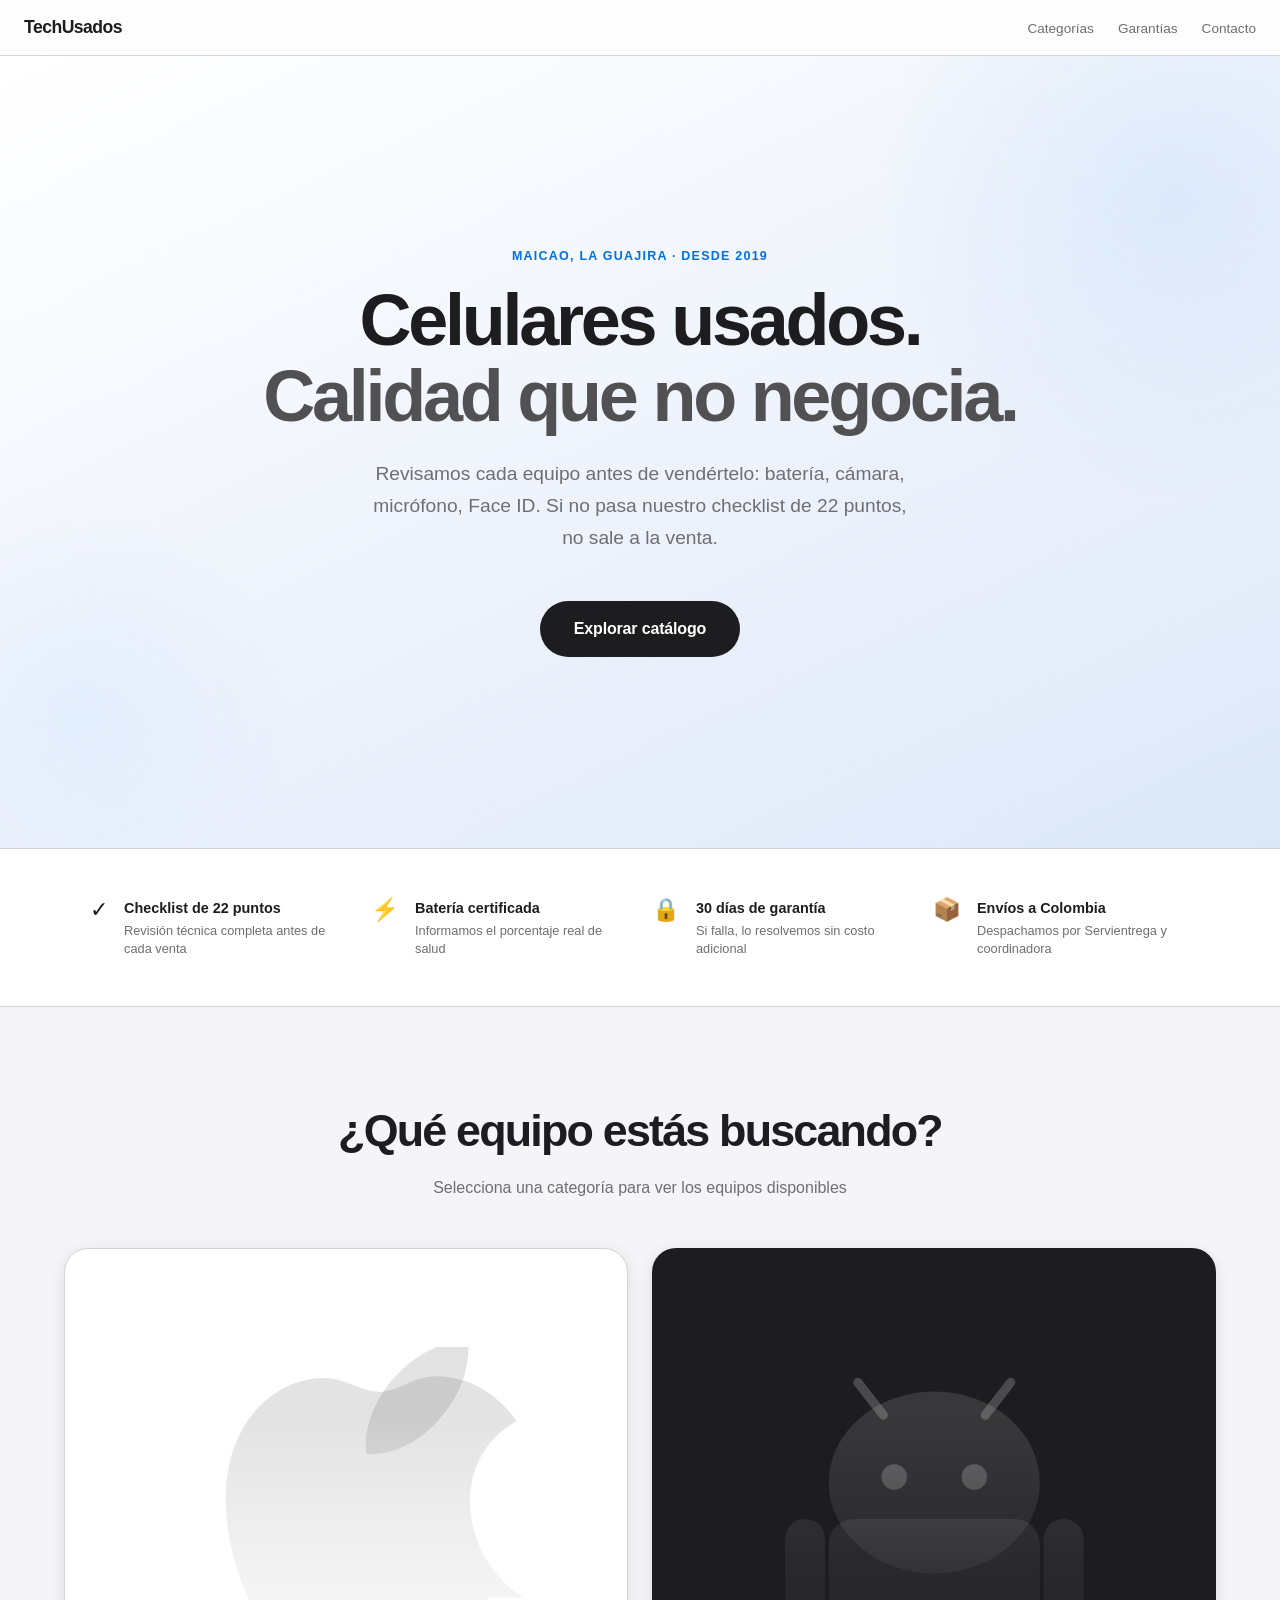
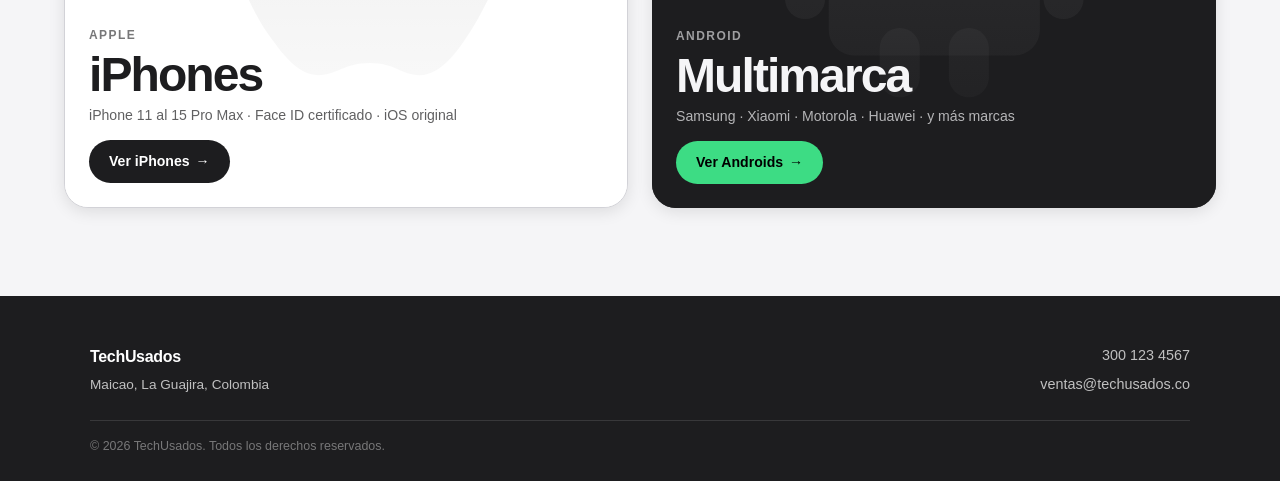
<file: index.html>
<!DOCTYPE html>
<html lang="es">
  <head>
    <meta charset="UTF-8" />
    <meta name="viewport" content="width=device-width, initial-scale=1.0" />
    <title>TechUsados — Celulares certificados en Maicao</title>
    <meta name="description" content="Venta de celulares usados certificados en Maicao, La Guajira. iPhones y Android con garantía incluida." />
    <link rel="stylesheet" href="styles.css" />
  </head>

  <body>

    <!-- ========== HEADER ========== -->
    <header>
      <a href="index.html" class="logo">TechUsados</a>
      <nav aria-label="Navegación principal">
        <ul>
          <li><a href="#categorias">Categorías</a></li>
          <li><a href="#garantias">Garantías</a></li>
          <li><a href="#contacto">Contacto</a></li>
        </ul>
      </nav>
    </header>


    <main>

      <!-- ========== HERO ========== -->
      <section id="hero" aria-labelledby="hero-titulo">
        <div class="hero-contenido">

          <p class="hero-eyebrow">Maicao, La Guajira · Desde 2019</p>

          <h1 id="hero-titulo">
            Celulares usados.<br>
            <em>Calidad que no negocia.</em>
          </h1>

          <p class="hero-subtitulo">
            Revisamos cada equipo antes de vendértelo: batería, cámara, 
            micrófono, Face ID. Si no pasa nuestro checklist de 22 puntos, 
            no sale a la venta.
          </p>

          <a href="#categorias" class="hero-cta">Explorar catálogo</a>
        </div>

        <!-- Decoración geométrica de fondo (solo visual) -->
        <div class="hero-deco" aria-hidden="true">
          <span class="deco-circulo deco-circulo--1"></span>
          <span class="deco-circulo deco-circulo--2"></span>
        </div>
      </section>


      <!-- ========== TRUST STRIP ========== -->
      <section id="garantias" aria-label="Nuestras garantías">
        <ul class="trust-strip">
          <li class="trust-item">
            <span class="trust-icono" aria-hidden="true">✓</span>
            <div>
              <strong>Checklist de 22 puntos</strong>
              <p>Revisión técnica completa antes de cada venta</p>
            </div>
          </li>
          <li class="trust-item">
            <span class="trust-icono" aria-hidden="true">⚡</span>
            <div>
              <strong>Batería certificada</strong>
              <p>Informamos el porcentaje real de salud</p>
            </div>
          </li>
          <li class="trust-item">
            <span class="trust-icono" aria-hidden="true">🔒</span>
            <div>
              <strong>30 días de garantía</strong>
              <p>Si falla, lo resolvemos sin costo adicional</p>
            </div>
          </li>
          <li class="trust-item">
            <span class="trust-icono" aria-hidden="true">📦</span>
            <div>
              <strong>Envíos a Colombia</strong>
              <p>Despachamos por Servientrega y coordinadora</p>
            </div>
          </li>
        </ul>
      </section>


      <!-- ========== CATEGORÍAS ========== -->
      <section id="categorias" aria-labelledby="categorias-titulo">
        <div class="categorias-header">
          <h2 id="categorias-titulo">¿Qué equipo estás buscando?</h2>
          <p>Selecciona una categoría para ver los equipos disponibles</p>
        </div>

        <div class="categorias-grid">

          <!-- Tarjeta Apple -->
          <a href="iphones.html" class="cat-card cat-card--apple" aria-label="Ver catálogo de iPhones Apple">
            <div class="cat-card__fondo" aria-hidden="true">
              <!-- Silueta SVG del logo Apple —puramente decorativa— -->
              <svg class="cat-card__logo-svg" viewBox="0 0 170 210" fill="none" xmlns="http://www.w3.org/2000/svg" aria-hidden="true">
                <path d="M139 42c-10 12-26 21-42 20-2-16 6-33 16-44 11-13 28-22 43-22 1 17-5 33-17 46z" fill="currentColor" opacity="0.12"/>
                <path d="M168 145c-4 8-6 12-11 20-7 11-17 25-29 25-11 0-14-7-29-7s-19 7-30 7c-12 0-21-13-29-24-20-29-35-82-15-118 10-18 28-30 47-30 13 0 22 8 33 8 11 0 18-9 33-9 17 0 34 9 46 26-40 22-33 79 4 102z" fill="currentColor" opacity="0.12"/>
              </svg>
            </div>
            <div class="cat-card__contenido">
              <p class="cat-card__marca">Apple</p>
              <h3 class="cat-card__titulo">iPhones</h3>
              <p class="cat-card__desc">iPhone 11 al 15 Pro Max · Face ID certificado · iOS original</p>
              <span class="cat-card__cta">Ver iPhones <span aria-hidden="true">→</span></span>
            </div>
          </a>

          <!-- Tarjeta Android -->
          <a href="androids.html" class="cat-card cat-card--android" aria-label="Ver catálogo de Android y multimarca">
            <div class="cat-card__fondo" aria-hidden="true">
              <!-- Silueta del robot Android -->
              <svg class="cat-card__logo-svg" viewBox="0 0 200 200" fill="none" xmlns="http://www.w3.org/2000/svg" aria-hidden="true">
                <ellipse cx="100" cy="75" rx="58" ry="50" fill="currentColor" opacity="0.12"/>
                <rect x="42" y="95" width="116" height="75" rx="14" fill="currentColor" opacity="0.12"/>
                <rect x="18" y="95" width="22" height="55" rx="11" fill="currentColor" opacity="0.12"/>
                <rect x="160" y="95" width="22" height="55" rx="11" fill="currentColor" opacity="0.12"/>
                <rect x="70" y="155" width="22" height="38" rx="11" fill="currentColor" opacity="0.12"/>
                <rect x="108" y="155" width="22" height="38" rx="11" fill="currentColor" opacity="0.12"/>
                <circle cx="78" cy="72" r="7" fill="currentColor" opacity="0.25"/>
                <circle cx="122" cy="72" r="7" fill="currentColor" opacity="0.25"/>
                <line x1="72" y1="38" x2="58" y2="20" stroke="currentColor" stroke-width="5" stroke-linecap="round" opacity="0.2"/>
                <line x1="128" y1="38" x2="142" y2="20" stroke="currentColor" stroke-width="5" stroke-linecap="round" opacity="0.2"/>
              </svg>
            </div>
            <div class="cat-card__contenido">
              <p class="cat-card__marca">Android</p>
              <h3 class="cat-card__titulo">Multimarca</h3>
              <p class="cat-card__desc">Samsung · Xiaomi · Motorola · Huawei · y más marcas</p>
              <span class="cat-card__cta">Ver Androids <span aria-hidden="true">→</span></span>
            </div>
          </a>

        </div>
      </section>

    </main>


    <!-- ========== FOOTER ========== -->
    <footer id="contacto">
      <div class="footer-contenido">
        <div class="footer-marca">
          <strong>TechUsados</strong>
          <p>Maicao, La Guajira, Colombia</p>
        </div>
        <address class="footer-contacto">
          <a href="tel:+573001234567">300 123 4567</a>
          <a href="mailto:ventas@techusados.co">ventas@techusados.co</a>
        </address>
      </div>
      <p class="footer-copy">&copy; 2026 TechUsados. Todos los derechos reservados.</p>
    </footer>

    <script src="script.js"></script>
  </body>
</html>
</file>
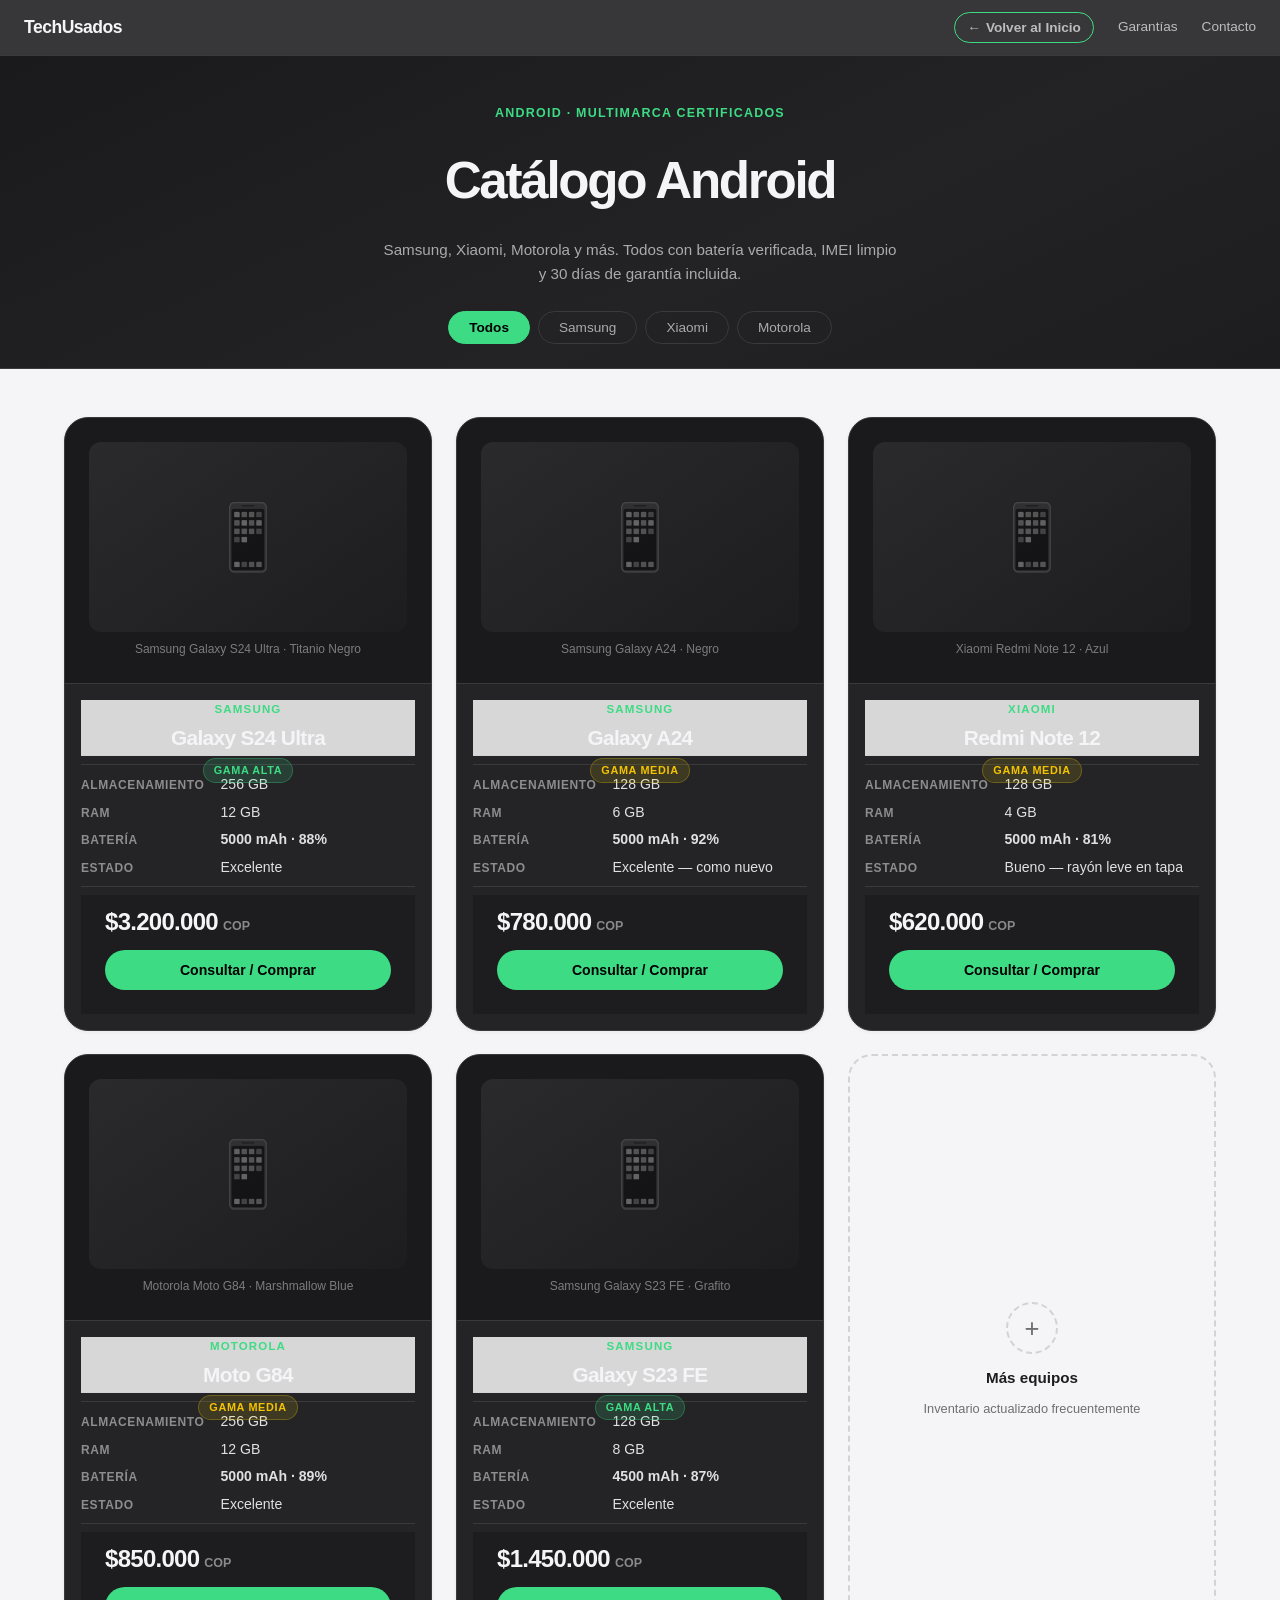
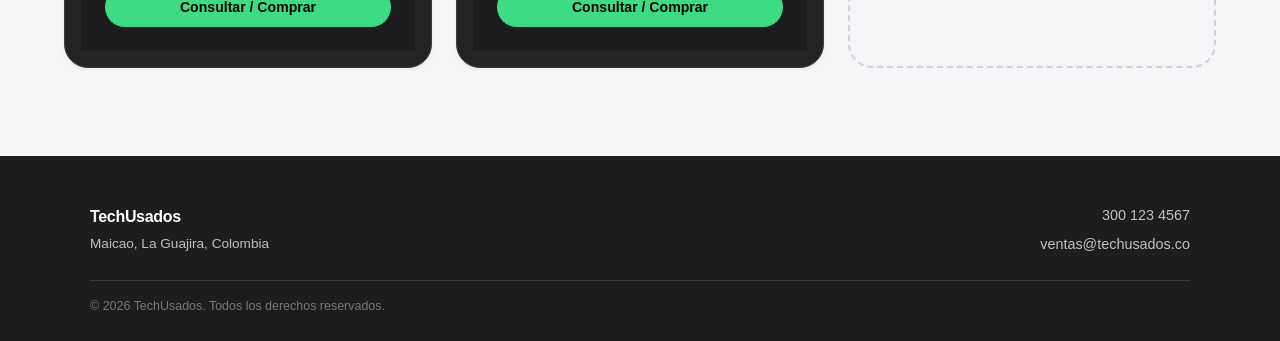
<file: androids.html>
<!DOCTYPE html>
<html lang="es">
  <head>
    <meta charset="UTF-8" />
    <meta name="viewport" content="width=device-width, initial-scale=1.0" />
    <title>Catálogo Android — TechUsados</title>
    <meta name="description" content="Android usados certificados en Maicao. Samsung, Xiaomi, Motorola con garantía incluida." />
    <link rel="stylesheet" href="styles.css" />
  </head>

  <body class="tema-android">

    <!-- ========== HEADER ========== -->
    <header class="header-android">
      <a href="index.html" class="logo logo-android">TechUsados</a>
      <nav aria-label="Navegación principal">
        <ul>
          <li>
            <a href="index.html" class="nav-volver nav-volver--android">
              <span aria-hidden="true">←</span> Volver al Inicio
            </a>
          </li>
          <li><a href="index.html#garantias">Garantías</a></li>
          <li><a href="index.html#contacto">Contacto</a></li>
        </ul>
      </nav>
    </header>


    <main class="catalogo-main">

      <!-- ========== HERO ANDROID ========== -->
      <section class="catalogo-hero catalogo-hero--android" aria-labelledby="catalogo-titulo">
        <div class="catalogo-hero__contenido">
          <p class="hero-eyebrow hero-eyebrow--android">Android · Multimarca certificados</p>
          <h1 id="catalogo-titulo">Catálogo Android</h1>
          <p class="catalogo-hero__sub">
            Samsung, Xiaomi, Motorola y más. Todos con batería verificada,
            IMEI limpio y 30 días de garantía incluida.
          </p>

          <!-- Filtro de marcas -->
          <div class="filtros" role="group" aria-label="Filtrar por marca">
            <button class="filtro-btn filtro-btn--activo" data-marca="todos">Todos</button>
            <button class="filtro-btn" data-marca="samsung">Samsung</button>
            <button class="filtro-btn" data-marca="xiaomi">Xiaomi</button>
            <button class="filtro-btn" data-marca="motorola">Motorola</button>
          </div>
        </div>
      </section>


      <!-- ========== GRID DE PRODUCTOS ========== -->
      <section id="productos" class="productos-seccion" aria-labelledby="productos-titulo">
        <h2 id="productos-titulo" class="sr-only">Equipos Android disponibles</h2>

        <div class="productos-grid" id="grid-android">

          <!-- ── Samsung Galaxy S24 Ultra ── -->
          <article class="producto-card producto-card--android" data-marca="samsung">
            <figure class="producto-card__figura producto-card__figura--android">
              <div class="img-placeholder img-placeholder--android" aria-hidden="true">
                <span class="img-placeholder__icono">📱</span>
              </div>
              <figcaption>Samsung Galaxy S24 Ultra · Titanio Negro</figcaption>
            </figure>

            <div class="producto-card__cuerpo">
              <header class="producto-card__header">
                <span class="producto-card__marca">Samsung</span>
                <h3 class="producto-card__modelo">Galaxy S24 Ultra</h3>
                <span class="badge-gama badge-gama--alta">Gama Alta</span>
              </header>

              <dl class="producto-card__specs">
                <dt>Almacenamiento</dt>
                <dd>256 GB</dd>
                <dt>RAM</dt>
                <dd>12 GB</dd>
                <dt>Batería</dt>
                <dd class="spec-bateria spec-bateria--buena">5000 mAh · 88%</dd>
                <dt>Estado</dt>
                <dd>Excelente</dd>
              </dl>

              <footer class="producto-card__footer">
                <p class="producto-card__precio">
                  <span class="precio-monto">$3.200.000</span>
                  <span class="precio-moneda">COP</span>
                </p>
                <button
                  class="btn-comprar"
                  data-modelo="Samsung Galaxy S24 Ultra"
                  data-precio="$3.200.000"
                >
                  Consultar / Comprar
                </button>
              </footer>
            </div>
          </article>


          <!-- ── Samsung Galaxy A24 ── -->
          <article class="producto-card producto-card--android" data-marca="samsung">
            <figure class="producto-card__figura producto-card__figura--android">
              <div class="img-placeholder img-placeholder--android" aria-hidden="true">
                <span class="img-placeholder__icono">📱</span>
              </div>
              <figcaption>Samsung Galaxy A24 · Negro</figcaption>
            </figure>

            <div class="producto-card__cuerpo">
              <header class="producto-card__header">
                <span class="producto-card__marca">Samsung</span>
                <h3 class="producto-card__modelo">Galaxy A24</h3>
                <span class="badge-gama badge-gama--media">Gama Media</span>
              </header>

              <dl class="producto-card__specs">
                <dt>Almacenamiento</dt>
                <dd>128 GB</dd>
                <dt>RAM</dt>
                <dd>6 GB</dd>
                <dt>Batería</dt>
                <dd class="spec-bateria spec-bateria--buena">5000 mAh · 92%</dd>
                <dt>Estado</dt>
                <dd>Excelente — como nuevo</dd>
              </dl>

              <footer class="producto-card__footer">
                <p class="producto-card__precio">
                  <span class="precio-monto">$780.000</span>
                  <span class="precio-moneda">COP</span>
                </p>
                <button
                  class="btn-comprar"
                  data-modelo="Samsung Galaxy A24"
                  data-precio="$780.000"
                >
                  Consultar / Comprar
                </button>
              </footer>
            </div>
          </article>


          <!-- ── Xiaomi Redmi Note 12 ── -->
          <article class="producto-card producto-card--android" data-marca="xiaomi">
            <figure class="producto-card__figura producto-card__figura--android">
              <div class="img-placeholder img-placeholder--android" aria-hidden="true">
                <span class="img-placeholder__icono">📱</span>
              </div>
              <figcaption>Xiaomi Redmi Note 12 · Azul</figcaption>
            </figure>

            <div class="producto-card__cuerpo">
              <header class="producto-card__header">
                <span class="producto-card__marca">Xiaomi</span>
                <h3 class="producto-card__modelo">Redmi Note 12</h3>
                <span class="badge-gama badge-gama--media">Gama Media</span>
              </header>

              <dl class="producto-card__specs">
                <dt>Almacenamiento</dt>
                <dd>128 GB</dd>
                <dt>RAM</dt>
                <dd>4 GB</dd>
                <dt>Batería</dt>
                <dd class="spec-bateria spec-bateria--regular">5000 mAh · 81%</dd>
                <dt>Estado</dt>
                <dd>Bueno — rayón leve en tapa</dd>
              </dl>

              <footer class="producto-card__footer">
                <p class="producto-card__precio">
                  <span class="precio-monto">$620.000</span>
                  <span class="precio-moneda">COP</span>
                </p>
                <button
                  class="btn-comprar"
                  data-modelo="Xiaomi Redmi Note 12"
                  data-precio="$620.000"
                >
                  Consultar / Comprar
                </button>
              </footer>
            </div>
          </article>


          <!-- ── Motorola Moto G84 ── -->
          <article class="producto-card producto-card--android" data-marca="motorola">
            <figure class="producto-card__figura producto-card__figura--android">
              <div class="img-placeholder img-placeholder--android" aria-hidden="true">
                <span class="img-placeholder__icono">📱</span>
              </div>
              <figcaption>Motorola Moto G84 · Marshmallow Blue</figcaption>
            </figure>

            <div class="producto-card__cuerpo">
              <header class="producto-card__header">
                <span class="producto-card__marca">Motorola</span>
                <h3 class="producto-card__modelo">Moto G84</h3>
                <span class="badge-gama badge-gama--media">Gama Media</span>
              </header>

              <dl class="producto-card__specs">
                <dt>Almacenamiento</dt>
                <dd>256 GB</dd>
                <dt>RAM</dt>
                <dd>12 GB</dd>
                <dt>Batería</dt>
                <dd class="spec-bateria spec-bateria--buena">5000 mAh · 89%</dd>
                <dt>Estado</dt>
                <dd>Excelente</dd>
              </dl>

              <footer class="producto-card__footer">
                <p class="producto-card__precio">
                  <span class="precio-monto">$850.000</span>
                  <span class="precio-moneda">COP</span>
                </p>
                <button
                  class="btn-comprar"
                  data-modelo="Motorola Moto G84"
                  data-precio="$850.000"
                >
                  Consultar / Comprar
                </button>
              </footer>
            </div>
          </article>


          <!-- ── Samsung Galaxy S23 FE ── -->
          <article class="producto-card producto-card--android" data-marca="samsung">
            <figure class="producto-card__figura producto-card__figura--android">
              <div class="img-placeholder img-placeholder--android" aria-hidden="true">
                <span class="img-placeholder__icono">📱</span>
              </div>
              <figcaption>Samsung Galaxy S23 FE · Grafito</figcaption>
            </figure>

            <div class="producto-card__cuerpo">
              <header class="producto-card__header">
                <span class="producto-card__marca">Samsung</span>
                <h3 class="producto-card__modelo">Galaxy S23 FE</h3>
                <span class="badge-gama badge-gama--alta">Gama Alta</span>
              </header>

              <dl class="producto-card__specs">
                <dt>Almacenamiento</dt>
                <dd>128 GB</dd>
                <dt>RAM</dt>
                <dd>8 GB</dd>
                <dt>Batería</dt>
                <dd class="spec-bateria spec-bateria--buena">4500 mAh · 87%</dd>
                <dt>Estado</dt>
                <dd>Excelente</dd>
              </dl>

              <footer class="producto-card__footer">
                <p class="producto-card__precio">
                  <span class="precio-monto">$1.450.000</span>
                  <span class="precio-moneda">COP</span>
                </p>
                <button
                  class="btn-comprar"
                  data-modelo="Samsung Galaxy S23 FE"
                  data-precio="$1.450.000"
                >
                  Consultar / Comprar
                </button>
              </footer>
            </div>
          </article>


          <!-- ── Placeholder próximamente ── -->
          <article class="producto-card producto-card--proximamente" aria-label="Más equipos próximamente">
            <div class="proximamente-contenido">
              <span class="proximamente-icono" aria-hidden="true">+</span>
              <p>Más equipos</p>
              <p class="proximamente-sub">Inventario actualizado frecuentemente</p>
            </div>
          </article>

        </div><!-- /productos-grid -->
      </section>

    </main>


    <!-- ========== FOOTER ========== -->
    <footer id="contacto">
      <div class="footer-contenido">
        <div class="footer-marca">
          <strong>TechUsados</strong>
          <p>Maicao, La Guajira, Colombia</p>
        </div>
        <address class="footer-contacto">
          <a href="tel:+573001234567">300 123 4567</a>
          <a href="mailto:ventas@techusados.co">ventas@techusados.co</a>
        </address>
      </div>
      <p class="footer-copy">&copy; 2026 TechUsados. Todos los derechos reservados.</p>
    </footer>

    <script src="script.js"></script>
  </body>
</html>
</file>
<file: styles.css>
/* ============================================================
   styles.css — TechUsados
   Arquitectura: Landing page + subpáginas de categoría
   Estética: Editorial de lujo · Blanco y negro · Sans-serif
   ============================================================ */


/* ----------------------------------------------------------
   1. TOKENS DE DISEÑO
   ---------------------------------------------------------- */
:root {
  --color-bg:              #f5f5f7;
  --color-surface:         #ffffff;
  --color-border:          #d2d2d7;
  --color-text-primary:    #1d1d1f;
  --color-text-secondary:  #6e6e73;
  --color-accent:          #0071e3;
  --color-accent-hover:    #0077ed;

  /* Categoría Apple: blanco puro con acento platino */
  --cat-apple-bg:          #ffffff;
  --cat-apple-text:        #1d1d1f;
  --cat-apple-accent:      #555555;

  /* Categoría Android: negro profundo */
  --cat-android-bg:        #1d1d1f;
  --cat-android-text:      #f5f5f7;
  --cat-android-accent:    #3ddc84;   /* verde Android oficial */

  --font-sans: "SF Pro Display", "SF Pro Text", -apple-system,
               BlinkMacSystemFont, "Helvetica Neue", Helvetica, Arial, sans-serif;

  --space-xs:  8px;
  --space-sm:  16px;
  --space-md:  24px;
  --space-lg:  48px;
  --space-xl:  88px;

  --shadow-sm:   0 1px  4px rgba(0,0,0,0.06);
  --shadow-md:   0 4px 16px rgba(0,0,0,0.10);
  --shadow-lg:   0 12px 40px rgba(0,0,0,0.16);
  --shadow-xl:   0 24px 64px rgba(0,0,0,0.22);

  --radius-card: 24px;
  --radius-pill: 980px;
  --transition:  0.35s cubic-bezier(0.4, 0, 0.2, 1);
}


/* ----------------------------------------------------------
   2. RESET
   ---------------------------------------------------------- */
*, *::before, *::after { box-sizing: border-box; margin: 0; padding: 0; }

html {
  scroll-behavior: smooth;
  -webkit-text-size-adjust: 100%;
}

body {
  font-family: var(--font-sans);
  font-size: 17px;
  line-height: 1.6;
  color: var(--color-text-primary);
  background-color: var(--color-bg);
  -webkit-font-smoothing: antialiased;
}

img { display: block; max-width: 100%; height: auto; }
a   { color: inherit; text-decoration: none; }
ul  { list-style: none; }
address { font-style: normal; }


/* ----------------------------------------------------------
   3. HEADER
   ---------------------------------------------------------- */
header {
  position: sticky;
  top: 0;
  z-index: 100;
  background: rgba(255,255,255,0.82);
  backdrop-filter: saturate(180%) blur(20px);
  -webkit-backdrop-filter: saturate(180%) blur(20px);
  border-bottom: 1px solid var(--color-border);
  display: flex;
  align-items: center;
  justify-content: space-between;
  padding: 0 var(--space-md);
  height: 56px;
}

.logo {
  font-size: 1.1rem;
  font-weight: 700;
  letter-spacing: -0.03em;
  color: var(--color-text-primary);
}

header nav ul {
  display: flex;
  gap: var(--space-md);
}

header nav a {
  font-size: 0.85rem;
  font-weight: 500;
  color: var(--color-text-secondary);
  transition: color var(--transition);
}

header nav a:hover { color: var(--color-accent); }

@media (max-width: 480px) {
  header nav { display: none; }  /* simplificado en móvil pequeño */
}


/* ----------------------------------------------------------
   4. HERO
   ---------------------------------------------------------- */
#hero {
  position: relative;
  overflow: hidden;
  min-height: 88vh;
  display: flex;
  align-items: center;
  justify-content: center;
  padding: var(--space-xl) var(--space-md);
  background: linear-gradient(155deg, #ffffff 0%, #edf2fb 55%, #dce8f8 100%);
}

.hero-contenido {
  position: relative;
  z-index: 2;
  max-width: 760px;
  text-align: center;
  animation: subirEntrar 0.9s cubic-bezier(0.4, 0, 0.2, 1) both;
}

@keyframes subirEntrar {
  from { opacity: 0; transform: translateY(30px); }
  to   { opacity: 1; transform: translateY(0); }
}

.hero-eyebrow {
  font-size: 0.78rem;
  font-weight: 600;
  letter-spacing: 0.1em;
  text-transform: uppercase;
  color: var(--color-accent);
  margin-bottom: var(--space-sm);
}

.hero-contenido h1 {
  font-size: clamp(2.6rem, 6.5vw, 4.5rem);
  font-weight: 700;
  letter-spacing: -0.045em;
  line-height: 1.05;
  color: var(--color-text-primary);
  margin-bottom: var(--space-md);
}

.hero-contenido h1 em {
  font-style: normal;
  /* color ligeramente apagado para crear jerarquía dentro del título */
  color: #515154;
}

.hero-subtitulo {
  font-size: clamp(1rem, 2vw, 1.2rem);
  color: var(--color-text-secondary);
  max-width: 540px;
  margin: 0 auto var(--space-lg);
  line-height: 1.65;
}

.hero-cta {
  display: inline-block;
  padding: 15px 34px;
  background-color: var(--color-text-primary);
  color: #ffffff;
  font-size: 1rem;
  font-weight: 600;
  letter-spacing: -0.01em;
  border-radius: var(--radius-pill);
  transition: background-color var(--transition),
              transform var(--transition),
              box-shadow var(--transition);
}

.hero-cta:hover {
  background-color: #3a3a3c;
  transform: scale(1.04);
  box-shadow: 0 10px 28px rgba(0,0,0,0.20);
}

.hero-cta:active { transform: scale(0.97); }

/* Círculos decorativos de fondo */
.hero-deco { position: absolute; inset: 0; z-index: 1; pointer-events: none; }

.deco-circulo {
  position: absolute;
  border-radius: 50%;
  opacity: 0.45;
}

.deco-circulo--1 {
  width: clamp(300px, 50vw, 600px);
  height: clamp(300px, 50vw, 600px);
  background: radial-gradient(circle, #c7ddf9 0%, transparent 70%);
  top: -20%;
  right: -15%;
}

.deco-circulo--2 {
  width: clamp(200px, 35vw, 420px);
  height: clamp(200px, 35vw, 420px);
  background: radial-gradient(circle, #d5e8ff 0%, transparent 70%);
  bottom: -10%;
  left: -10%;
}


/* ----------------------------------------------------------
   5. TRUST STRIP — franja de garantías
   ---------------------------------------------------------- */
#garantias {
  background-color: var(--color-surface);
  border-top: 1px solid var(--color-border);
  border-bottom: 1px solid var(--color-border);
  padding: var(--space-lg) var(--space-md);
}

.trust-strip {
  max-width: 1100px;
  margin: 0 auto;
  display: grid;
  grid-template-columns: repeat(2, 1fr);   /* móvil: 2 columnas */
  gap: var(--space-md);
}

@media (min-width: 900px) {
  .trust-strip {
    grid-template-columns: repeat(4, 1fr); /* desktop: 4 en fila */
  }
}

.trust-item {
  display: flex;
  align-items: flex-start;
  gap: var(--space-sm);
}

.trust-icono {
  font-size: 1.4rem;
  line-height: 1;
  flex-shrink: 0;
  margin-top: 2px;
}

.trust-item strong {
  display: block;
  font-size: 0.9rem;
  font-weight: 600;
  color: var(--color-text-primary);
  margin-bottom: 2px;
}

.trust-item p {
  font-size: 0.8rem;
  color: var(--color-text-secondary);
  line-height: 1.4;
}


/* ----------------------------------------------------------
   6. SECCIÓN CATEGORÍAS
   ---------------------------------------------------------- */
#categorias {
  padding: var(--space-xl) var(--space-md);
  max-width: 1200px;
  margin: 0 auto;
}

.categorias-header {
  text-align: center;
  margin-bottom: var(--space-lg);
}

.categorias-header h2 {
  font-size: clamp(1.8rem, 4vw, 2.8rem);
  font-weight: 700;
  letter-spacing: -0.04em;
  color: var(--color-text-primary);
  margin-bottom: var(--space-xs);
}

.categorias-header p {
  font-size: 1rem;
  color: var(--color-text-secondary);
}


/* ----------------------------------------------------------
   7. GRID Y TARJETAS DE CATEGORÍA
   ---------------------------------------------------------- */
.categorias-grid {
  display: grid;
  grid-template-columns: 1fr;          /* móvil: apiladas */
  gap: var(--space-md);
}

@media (min-width: 700px) {
  .categorias-grid {
    grid-template-columns: 1fr 1fr;    /* tablet/desktop: lado a lado */
    gap: var(--space-md);
  }
}

/* Base de la tarjeta */
.cat-card {
  position: relative;
  display: flex;
  align-items: flex-end;              /* el texto se ancla abajo */
  min-height: clamp(340px, 48vw, 560px);
  border-radius: var(--radius-card);
  overflow: hidden;
  cursor: pointer;
  text-decoration: none;

  /* Animación de entrada con stagger */
  animation: cardEntrar 0.7s cubic-bezier(0.4, 0, 0.2, 1) both;
}

.cat-card:nth-child(2) { animation-delay: 0.12s; }

@keyframes cardEntrar {
  from { opacity: 0; transform: translateY(20px) scale(0.98); }
  to   { opacity: 1; transform: translateY(0) scale(1); }
}

/* Hover: se eleva y crece ligeramente */
.cat-card:hover {
  transform: translateY(-6px) scale(1.01);
  box-shadow: var(--shadow-xl);
  transition: transform var(--transition), box-shadow var(--transition);
}

.cat-card:active {
  transform: translateY(-2px) scale(0.995);
}

/* Transición en estado normal (sin hover) */
.cat-card {
  transition: transform var(--transition), box-shadow var(--transition);
  box-shadow: var(--shadow-md);
}

/* ---- TEMA APPLE (blanca) ---- */
.cat-card--apple {
  background-color: var(--cat-apple-bg);
  border: 1px solid var(--color-border);
  color: var(--cat-apple-text);
}

/* ---- TEMA ANDROID (negra) ---- */
.cat-card--android {
  background-color: var(--cat-android-bg);
  color: var(--cat-android-text);
}

/* Fondo decorativo con el SVG/logo grande */
.cat-card__fondo {
  position: absolute;
  inset: 0;
  display: flex;
  align-items: center;
  justify-content: center;
  pointer-events: none;
}

.cat-card__logo-svg {
  width: 65%;
  height: 65%;
  /* hereda el color del padre gracias a currentColor en el SVG */
}

.cat-card--apple  .cat-card__logo-svg { color: #1d1d1f; }
.cat-card--android .cat-card__logo-svg { color: #ffffff; }

/* Gradiente para que el texto sea legible sobre el SVG */
.cat-card--apple::after,
.cat-card--android::after {
  content: '';
  position: absolute;
  inset: 0;
  pointer-events: none;
}

.cat-card--apple::after {
  background: linear-gradient(to top,
    rgba(255,255,255,0.98) 0%,
    rgba(255,255,255,0.60) 40%,
    transparent 70%
  );
}

.cat-card--android::after {
  background: linear-gradient(to top,
    rgba(29,29,31,0.98) 0%,
    rgba(29,29,31,0.60) 40%,
    transparent 70%
  );
}

/* Contenido textual */
.cat-card__contenido {
  position: relative;
  z-index: 2;
  padding: var(--space-md) var(--space-md) var(--space-md);
  width: 100%;
  display: flex;
  flex-direction: column;
  gap: 6px;
}

.cat-card__marca {
  font-size: 0.75rem;
  font-weight: 700;
  letter-spacing: 0.12em;
  text-transform: uppercase;
  opacity: 0.6;
}

.cat-card__titulo {
  font-size: clamp(2rem, 4vw, 3rem);
  font-weight: 700;
  letter-spacing: -0.04em;
  line-height: 1;
}

.cat-card__desc {
  font-size: 0.88rem;
  opacity: 0.7;
  line-height: 1.5;
}

/* Botón CTA dentro de la tarjeta */
.cat-card__cta {
  display: inline-flex;
  align-items: center;
  gap: 6px;
  margin-top: var(--space-xs);
  padding: 10px 20px;
  border-radius: var(--radius-pill);
  font-size: 0.88rem;
  font-weight: 600;
  width: fit-content;
  transition: gap var(--transition), padding var(--transition);
}

.cat-card--apple  .cat-card__cta {
  background-color: var(--cat-apple-text);
  color: #ffffff;
}

.cat-card--android .cat-card__cta {
  background-color: var(--cat-android-accent);
  color: #000000;
}

/* La flecha se desplaza al hacer hover en la tarjeta */
.cat-card:hover .cat-card__cta span { transform: translateX(4px); }
.cat-card:hover .cat-card__cta span,
.cat-card__cta span {
  display: inline-block;
  transition: transform var(--transition);
}


/* ----------------------------------------------------------
   8. FOOTER
   ---------------------------------------------------------- */
footer {
  background-color: var(--color-text-primary);
  color: rgba(255,255,255,0.72);
  padding: var(--space-lg) var(--space-md) var(--space-md);
}

.footer-contenido {
  max-width: 1100px;
  margin: 0 auto;
  display: flex;
  justify-content: space-between;
  align-items: flex-start;
  flex-wrap: wrap;
  gap: var(--space-md);
  padding-bottom: var(--space-md);
  border-bottom: 1px solid rgba(255,255,255,0.12);
  margin-bottom: var(--space-sm);
}

.footer-marca strong {
  display: block;
  font-size: 1rem;
  font-weight: 700;
  color: #ffffff;
  letter-spacing: -0.02em;
  margin-bottom: 4px;
}

.footer-marca p { font-size: 0.85rem; }

.footer-contacto {
  display: flex;
  flex-direction: column;
  gap: 6px;
  text-align: right;
}

.footer-contacto a {
  font-size: 0.9rem;
  color: rgba(255,255,255,0.72);
  transition: color var(--transition);
}

.footer-contacto a:hover { color: #ffffff; }

.footer-copy {
  max-width: 1100px;
  margin: 0 auto;
  font-size: 0.78rem;
  color: rgba(255,255,255,0.4);
}


/* ============================================================
   PÁGINAS DE CATÁLOGO (iphones.html, androids.html)
   Estos estilos solo aplican a las subpáginas, no al index.
   ============================================================ */

/* Utilidad accesible: oculta visualmente pero lo leen los
   lectores de pantalla (screen-reader only)              */
.sr-only {
  position: absolute;
  width: 1px; height: 1px;
  padding: 0; margin: -1px;
  overflow: hidden;
  clip: rect(0,0,0,0);
  white-space: nowrap;
  border: 0;
}

/* main del catálogo no hereda restricciones del index */
.catalogo-main {
  min-height: 100vh;
}

/* ── Enlace "Volver al Inicio" en el nav ── */
.nav-volver {
  display: inline-flex;
  align-items: center;
  gap: 5px;
  font-size: 0.85rem;
  font-weight: 600;
  color: var(--color-accent) !important;
  padding: 4px 12px;
  border: 1px solid var(--color-accent);
  border-radius: var(--radius-pill);
  transition: background-color var(--transition), color var(--transition);
}

.nav-volver:hover {
  background-color: var(--color-accent);
  color: #ffffff !important;
}

/* ── Hero del catálogo (más compacto que el del index) ── */
.catalogo-hero {
  background: linear-gradient(155deg, #ffffff 0%, #edf2fb 60%, #dce8f8 100%);
  padding: var(--space-lg) var(--space-md) var(--space-md);
  text-align: center;
  border-bottom: 1px solid var(--color-border);
}

.catalogo-hero__contenido {
  max-width: 680px;
  margin: 0 auto;
  animation: subirEntrar 0.7s cubic-bezier(0.4, 0, 0.2, 1) both;
}

.catalogo-hero h1 {
  font-size: clamp(2rem, 5vw, 3.2rem);
  font-weight: 700;
  letter-spacing: -0.045em;
  color: var(--color-text-primary);
  margin: var(--space-xs) 0 var(--space-sm);
}

.catalogo-hero__sub {
  font-size: 0.95rem;
  color: var(--color-text-secondary);
  line-height: 1.6;
  max-width: 520px;
  margin: 0 auto;
}

/* ── Sección y grid de productos ── */
.productos-seccion {
  max-width: 1200px;
  margin: 0 auto;
  padding: var(--space-lg) var(--space-md) var(--space-xl);
}

.productos-grid {
  display: grid;
  grid-template-columns: 1fr;
  gap: var(--space-md);
}

@media (min-width: 600px) {
  .productos-grid { grid-template-columns: repeat(2, 1fr); }
}

@media (min-width: 1000px) {
  .productos-grid { grid-template-columns: repeat(3, 1fr); }
}

/* ── Tarjeta de producto ── */
.producto-card {
  background-color: var(--color-surface);
  border-radius: var(--radius-card);
  border: 1px solid var(--color-border);
  overflow: hidden;
  display: flex;
  flex-direction: column;
  box-shadow: var(--shadow-sm);
  transition: transform var(--transition), box-shadow var(--transition);
  animation: cardEntrar 0.6s cubic-bezier(0.4, 0, 0.2, 1) both;
}

.producto-card:nth-child(2) { animation-delay: 0.1s; }
.producto-card:nth-child(3) { animation-delay: 0.2s; }

.producto-card:hover {
  transform: translateY(-5px);
  box-shadow: var(--shadow-lg);
}

/* Figura / imagen */
.producto-card__figura {
  background-color: #f9f9f9;
  padding: var(--space-md);
  text-align: center;
  border-bottom: 1px solid var(--color-border);
}

.producto-card__figura img {
  width: 100%;
  max-height: 200px;
  object-fit: contain;
  margin: 0 auto;
  transition: transform var(--transition);
}

.producto-card:hover .producto-card__figura img {
  transform: scale(1.04);
}

.producto-card__figura figcaption {
  font-size: 0.75rem;
  color: var(--color-text-secondary);
  margin-top: var(--space-xs);
}

/* Cuerpo */
.producto-card__cuerpo {
  display: flex;
  flex-direction: column;
  flex-grow: 1;
  padding: var(--space-sm);
  gap: var(--space-xs);
}

.producto-card__header {
  display: flex;
  flex-direction: column;
  gap: 2px;
}

.producto-card__marca {
  font-size: 0.72rem;
  font-weight: 700;
  letter-spacing: 0.1em;
  text-transform: uppercase;
  color: var(--color-text-secondary);
}

.producto-card__modelo {
  font-size: 1.3rem;
  font-weight: 700;
  letter-spacing: -0.03em;
  color: var(--color-text-primary);
}

/* Especificaciones técnicas (dl) */
.producto-card__specs {
  display: grid;
  grid-template-columns: auto 1fr;
  gap: 5px var(--space-sm);
  align-items: baseline;
  flex-grow: 1;   /* empuja el footer (precio + botón) hacia abajo */
  padding: var(--space-xs) 0;
  border-top: 1px solid var(--color-border);
  border-bottom: 1px solid var(--color-border);
}

.producto-card__specs dt {
  font-size: 0.75rem;
  font-weight: 600;
  color: var(--color-text-secondary);
  text-transform: uppercase;
  letter-spacing: 0.05em;
  white-space: nowrap;
}

.producto-card__specs dd {
  font-size: 0.88rem;
  color: var(--color-text-primary);
}

/* Indicador visual de salud de batería */
.spec-bateria {
  font-weight: 700;
  font-size: 0.88rem;
}

.spec-bateria--buena   { color: #1a7f37; }  /* verde: ≥ 85% */
.spec-bateria--regular { color: #9a6700; }  /* ámbar: 75-84% */
.spec-bateria--baja    { color: #cf222e; }  /* rojo:  < 75% */

/* Footer de la tarjeta: precio + botón */
.producto-card__footer {
  display: flex;
  flex-direction: column;
  gap: var(--space-xs);
  padding-top: var(--space-xs);
}

.producto-card__precio {
  display: flex;
  align-items: baseline;
  gap: 5px;
}

.precio-monto {
  font-size: 1.5rem;
  font-weight: 700;
  letter-spacing: -0.03em;
  color: var(--color-text-primary);
}

.precio-moneda {
  font-size: 0.78rem;
  font-weight: 600;
  color: var(--color-text-secondary);
}

/* Botón "Consultar disponibilidad" */
.btn-consultar {
  display: block;
  padding: 12px var(--space-md);
  background-color: var(--color-accent);
  color: #ffffff;
  font-size: 0.88rem;
  font-weight: 600;
  text-align: center;
  border-radius: var(--radius-pill);
  transition: background-color var(--transition),
              transform var(--transition);
}

.btn-consultar:hover {
  background-color: var(--color-accent-hover);
  transform: scale(1.02);
}

.btn-consultar:active {
  transform: scale(0.97);
}

/* ── Tarjeta placeholder "Próximamente" ── */
.producto-card--proximamente {
  border: 2px dashed var(--color-border);
  background-color: transparent;
  box-shadow: none;
  min-height: 300px;
  justify-content: center;
  align-items: center;
  cursor: default;
}

.producto-card--proximamente:hover {
  transform: none;
  box-shadow: none;
}

.proximamente-contenido {
  text-align: center;
  color: var(--color-text-secondary);
  display: flex;
  flex-direction: column;
  gap: 8px;
  align-items: center;
  padding: var(--space-md);
}

.proximamente-icono {
  display: grid;
  place-content: center;
  width: 52px;
  height: 52px;
  border-radius: 50%;
  border: 2px dashed var(--color-border);
  font-size: 1.6rem;
  font-weight: 300;
  color: var(--color-text-secondary);
  margin-bottom: 4px;
}

.proximamente-contenido p {
  font-size: 0.95rem;
  font-weight: 600;
  color: var(--color-text-primary);
}

.proximamente-sub {
  font-size: 0.8rem !important;
  font-weight: 400 !important;
  color: var(--color-text-secondary) !important;
}


/* ============================================================
   PÁGINA ANDROID — estilos específicos
   ============================================================ */

/* Hero oscuro para Android */
.catalogo-hero--android {
  background: linear-gradient(155deg, #1a1a1d 0%, #232325 60%, #1d1d1f 100%);
  border-bottom: 1px solid #3a3a3c;
}

.catalogo-hero--android h1 {
  color: #f5f5f7;
}

.catalogo-hero--android .catalogo-hero__sub {
  color: rgba(245, 245, 247, 0.65);
}

.hero-eyebrow--android {
  color: #3ddc84;   /* verde Android */
}

/* Header oscuro en Android */
.header-android {
  background: rgba(29, 29, 31, 0.88) !important;
  border-bottom-color: #3a3a3c !important;
}

.logo-android {
  color: #f5f5f7 !important;
}

.header-android nav a {
  color: rgba(245, 245, 247, 0.7) !important;
}

.header-android nav a:hover {
  color: #3ddc84 !important;
}

.nav-volver--android {
  color: #3ddc84 !important;
  border-color: #3ddc84 !important;
}

.nav-volver--android:hover {
  background-color: #3ddc84 !important;
  color: #000000 !important;
}

/* Placeholder de imagen para Android */
.img-placeholder--android {
  width: 100%;
  height: 190px;
  background: linear-gradient(145deg, #2a2a2d, #1d1d1f);
  border-radius: 12px;
  display: flex;
  align-items: center;
  justify-content: center;
}

.img-placeholder__icono {
  font-size: 4rem;
  opacity: 0.4;
  filter: grayscale(1);
}

.producto-card__figura--android {
  background-color: #1a1a1d;
  border-bottom-color: #3a3a3c;
}

/* Tarjeta Android: fondo oscuro con acento verde */
.producto-card--android {
  background-color: #242426;
  border-color: #3a3a3c;
}

.producto-card--android .producto-card__marca {
  color: #3ddc84;
}

.producto-card--android .producto-card__modelo {
  color: #f5f5f7;
}

.producto-card--android .producto-card__specs {
  border-color: #3a3a3c;
}

.producto-card--android .producto-card__specs dt {
  color: rgba(245, 245, 247, 0.5);
}

.producto-card--android .producto-card__specs dd {
  color: rgba(245, 245, 247, 0.9);
}

.producto-card--android .precio-monto {
  color: #f5f5f7;
}

.producto-card--android .precio-moneda {
  color: rgba(245, 245, 247, 0.5);
}

.producto-card--android figcaption {
  color: rgba(245, 245, 247, 0.45);
}

/* Hover en tarjeta Android */
.producto-card--android:hover {
  border-color: #3ddc84;
  box-shadow: 0 12px 40px rgba(61, 220, 132, 0.15);
}

/* Botón comprar Android */
.btn-comprar {
  display: block;
  width: 100%;
  padding: 12px var(--space-md);
  background-color: #3ddc84;
  color: #000000;
  font-family: var(--font-sans);
  font-size: 0.88rem;
  font-weight: 700;
  text-align: center;
  border: none;
  border-radius: var(--radius-pill);
  cursor: pointer;
  transition: background-color var(--transition),
              transform var(--transition),
              box-shadow var(--transition);
}

.btn-comprar:hover {
  background-color: #5ae89a;
  transform: scale(1.02);
  box-shadow: 0 4px 16px rgba(61, 220, 132, 0.35);
}

.btn-comprar:active {
  transform: scale(0.97);
}

/* Badges de gama */
.badge-gama {
  display: inline-block;
  font-size: 0.68rem;
  font-weight: 700;
  letter-spacing: 0.06em;
  text-transform: uppercase;
  padding: 3px 10px;
  border-radius: var(--radius-pill);
  width: fit-content;
  margin-top: 2px;
}

.badge-gama--alta {
  background-color: rgba(61, 220, 132, 0.15);
  color: #3ddc84;
  border: 1px solid rgba(61, 220, 132, 0.3);
}

.badge-gama--media {
  background-color: rgba(255, 214, 10, 0.12);
  color: #f5c400;
  border: 1px solid rgba(255, 214, 10, 0.25);
}

/* Filtros de marca */
.filtros {
  display: flex;
  flex-wrap: wrap;
  gap: var(--space-xs);
  justify-content: center;
  margin-top: var(--space-md);
}

.filtro-btn {
  padding: 8px 20px;
  background-color: transparent;
  color: rgba(245, 245, 247, 0.65);
  font-family: var(--font-sans);
  font-size: 0.85rem;
  font-weight: 500;
  border: 1px solid #3a3a3c;
  border-radius: var(--radius-pill);
  cursor: pointer;
  transition: background-color var(--transition),
              color var(--transition),
              border-color var(--transition);
}

.filtro-btn:hover {
  border-color: #3ddc84;
  color: #3ddc84;
}

.filtro-btn--activo {
  background-color: #3ddc84;
  color: #000000;
  border-color: #3ddc84;
  font-weight: 700;
}

/* Transición suave para el filtrado */
.producto-card[data-marca] {
  transition: opacity 0.25s ease, transform 0.25s ease;
}
</file>
